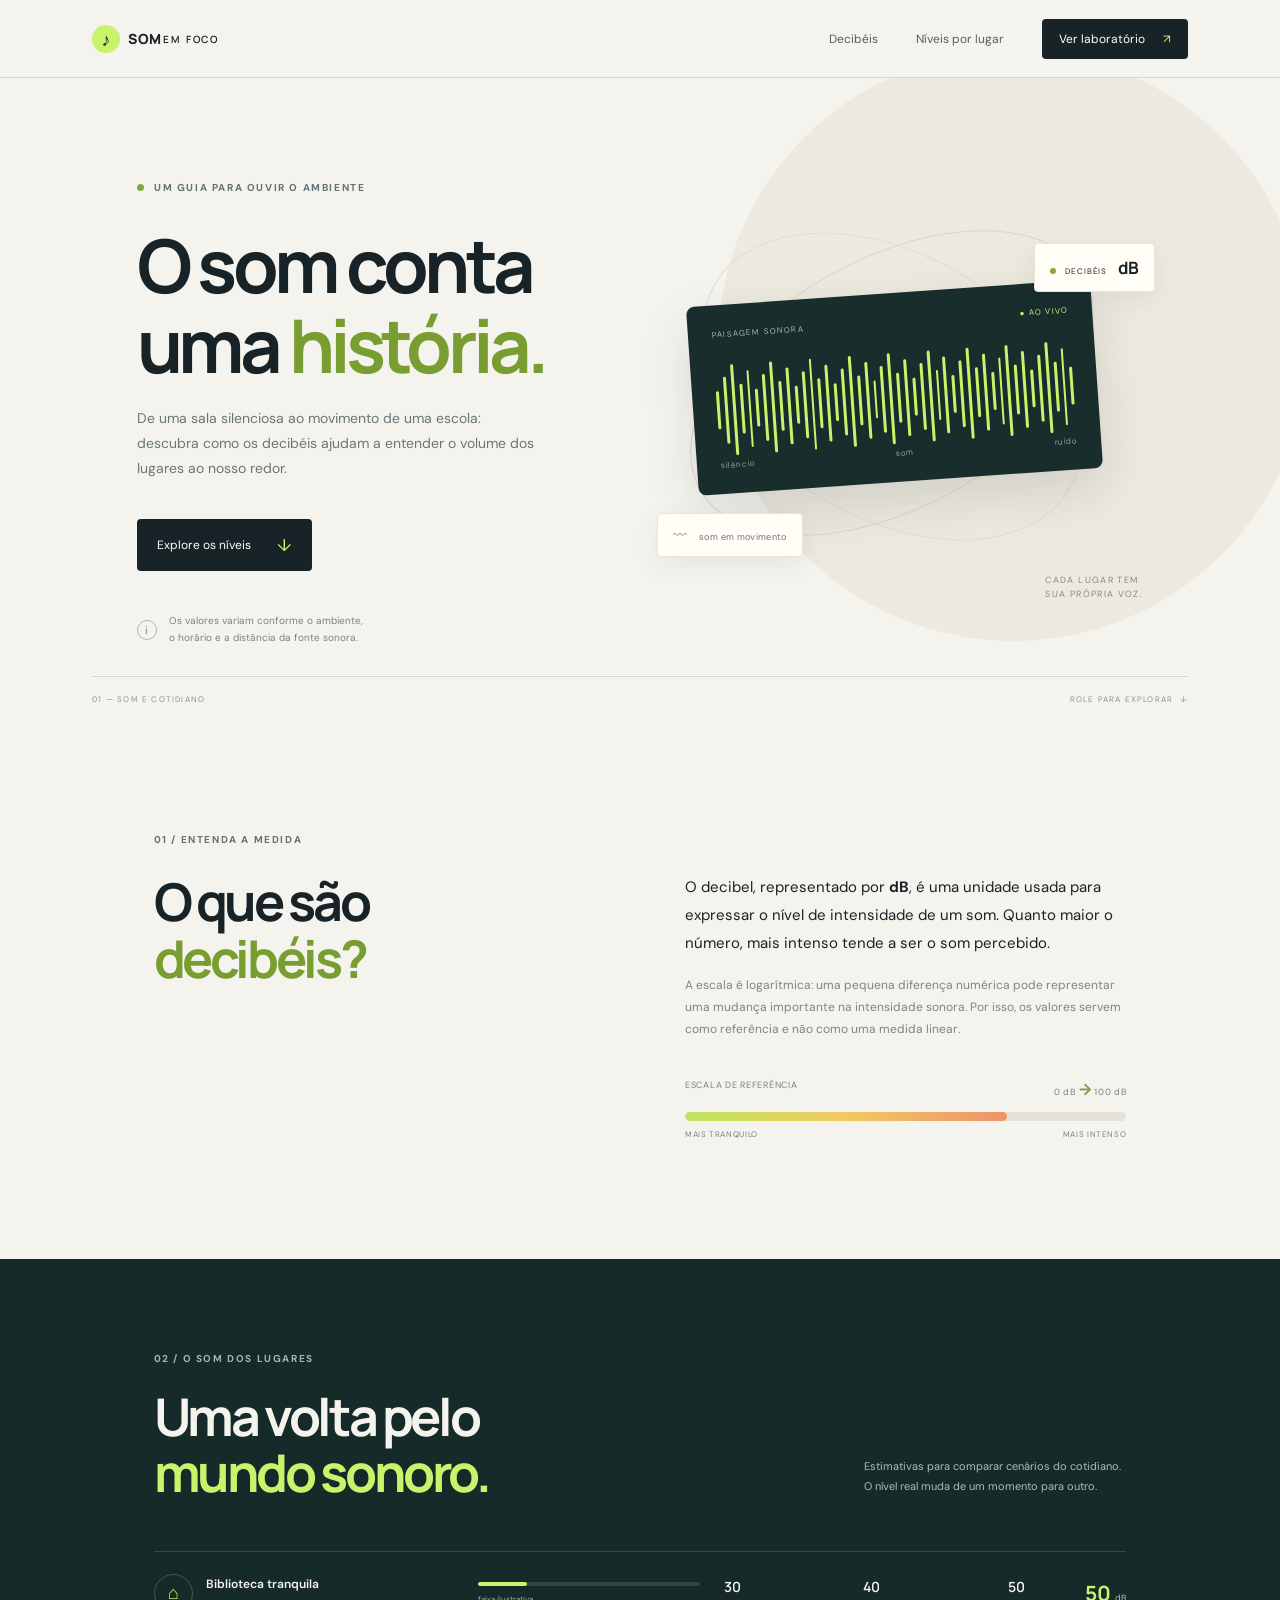
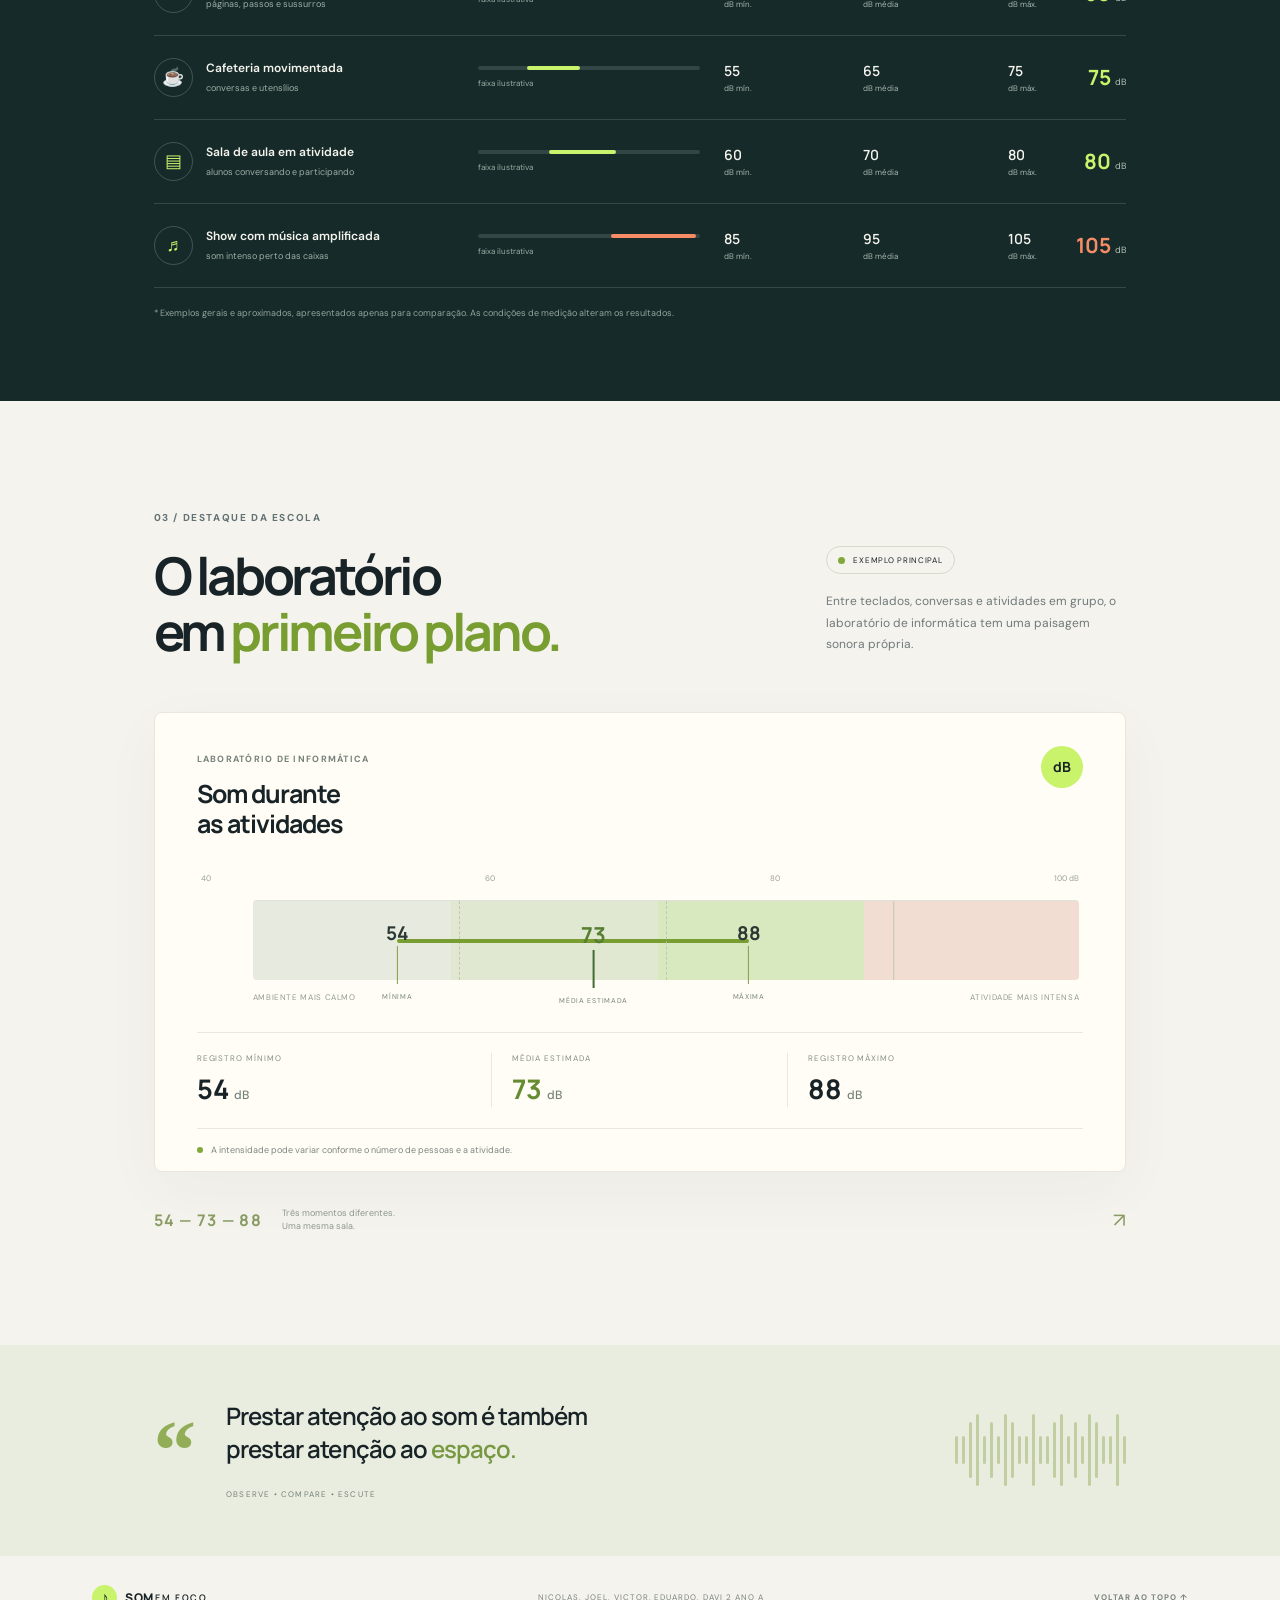
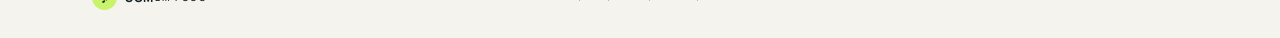
<file: index.html>
<!DOCTYPE html>
<html lang="pt-BR">
<head>
  <meta charset="UTF-8">
  <meta name="viewport" content="width=device-width, initial-scale=1.0">
  <meta name="description" content="Um guia visual sobre som e decibéis, com exemplos de níveis sonoros em diferentes lugares.">
  <title>Som em foco | Entenda os decibéis</title>
  <link rel="preconnect" href="https://fonts.googleapis.com">
  <link rel="preconnect" href="https://fonts.gstatic.com" crossorigin>
  <link href="https://fonts.googleapis.com/css2?family=DM+Sans:wght@400;500;600;700&family=Manrope:wght@400;500;600;700;800&display=swap" rel="stylesheet">
  <link rel="stylesheet" href="site.css">
</head>
<body>
  <header class="topbar">
    <a class="brand" href="#inicio" aria-label="Som em foco, início"><span class="brand-mark">♪</span> SOM<span>EM FOCO</span></a>
    <nav aria-label="Navegação principal">
      <a href="#decibeis">Decibéis</a><a href="#lugares">Níveis por lugar</a><a class="nav-cta" href="#laboratorio">Ver laboratório <span>↗</span></a>
    </nav>
  </header>

  <main>
    <section class="hero" id="inicio">
      <div class="hero-copy">
        <p class="eyebrow"><span></span> UM GUIA PARA OUVIR O AMBIENTE</p>
        <h1>O som conta<br>uma <em>história.</em></h1>
        <p class="hero-description">De uma sala silenciosa ao movimento de uma escola: descubra como os decibéis ajudam a entender o volume dos lugares ao nosso redor.</p>
        <a class="button" href="#lugares">Explore os níveis <span>↓</span></a>
        <div class="hero-note"><span class="note-icon">i</span><span>Os valores variam conforme o ambiente,<br>o horário e a distância da fonte sonora.</span></div>
      </div>
      <div class="hero-art" aria-label="Ilustração de ondas sonoras coloridas">
        <div class="art-orbit orbit-one"></div><div class="art-orbit orbit-two"></div>
        <div class="sound-card"><div class="sound-card-top"><span>PAISAGEM SONORA</span><span class="live-dot">● AO VIVO</span></div><div class="waveform" aria-hidden="true"><i></i><i></i><i></i><i></i><i></i><i></i><i></i><i></i><i></i><i></i><i></i><i></i><i></i><i></i><i></i><i></i><i></i><i></i><i></i><i></i><i></i><i></i><i></i><i></i><i></i><i></i><i></i><i></i><i></i><i></i><i></i><i></i><i></i><i></i><i></i><i></i><i></i><i></i><i></i><i></i><i></i><i></i><i></i><i></i><i></i><i></i></div><div class="wave-label"><span>silêncio</span><span>som</span><span>ruído</span></div></div>
        <div class="floating-tag tag-db"><span class="tag-dot"></span> DECIBÉIS <strong>dB</strong></div>
        <div class="floating-tag tag-frequency">〰 <span>som em movimento</span></div>
        <div class="art-caption">CADA LUGAR TEM<br>SUA PRÓPRIA VOZ.</div>
      </div>
      <div class="hero-bottom"><span>01 — SOM E COTIDIANO</span><span>ROLE PARA EXPLORAR&nbsp; ↓</span></div>
    </section>

    <section class="intro section-wrap" id="decibeis">
      <div class="section-kicker">01 / ENTENDA A MEDIDA</div>
      <div class="intro-content"><h2>O que são<br><em>decibéis?</em></h2><div><p>O decibel, representado por <strong>dB</strong>, é uma unidade usada para expressar o nível de intensidade de um som. Quanto maior o número, mais intenso tende a ser o som percebido.</p><p class="muted">A escala é logarítmica: uma pequena diferença numérica pode representar uma mudança importante na intensidade sonora. Por isso, os valores servem como referência e não como uma medida linear.</p><div class="scale"><div class="scale-head"><span>ESCALA DE REFERÊNCIA</span><span>0 dB <b>→</b> 100 dB</span></div><div class="scale-bar"><span></span></div><div class="scale-ends"><span>mais tranquilo</span><span>mais intenso</span></div></div></div></div>
    </section>

    <section class="places" id="lugares">
      <div class="section-wrap places-inner">
        <div class="places-heading"><div><div class="section-kicker light">02 / O SOM DOS LUGARES</div><h2>Uma volta pelo<br><em>mundo sonoro.</em></h2></div><p>Estimativas para comparar cenários do cotidiano.<br>O nível real muda de um momento para outro.</p></div>
        <div class="place-list">
          <article class="place-row"><div class="place-name"><span class="place-icon">⌂</span><div><strong>Biblioteca tranquila</strong><small>páginas, passos e sussurros</small></div></div><div class="place-meter"><div class="meter-track"><span style="--start:0%;--width:22%"></span></div><small>faixa ilustrativa</small></div><div class="place-values"><span><b>30</b> dB mín.</span><span><b>40</b> dB média</span><span><b>50</b> dB máx.</span></div><div class="place-peak">50 <small>dB</small></div></article>
          <article class="place-row"><div class="place-name"><span class="place-icon">☕</span><div><strong>Cafeteria movimentada</strong><small>conversas e utensílios</small></div></div><div class="place-meter"><div class="meter-track"><span style="--start:22%;--width:24%"></span></div><small>faixa ilustrativa</small></div><div class="place-values"><span><b>55</b> dB mín.</span><span><b>65</b> dB média</span><span><b>75</b> dB máx.</span></div><div class="place-peak">75 <small>dB</small></div></article>
          <article class="place-row"><div class="place-name"><span class="place-icon">▤</span><div><strong>Sala de aula em atividade</strong><small>alunos conversando e participando</small></div></div><div class="place-meter"><div class="meter-track"><span style="--start:32%;--width:30%"></span></div><small>faixa ilustrativa</small></div><div class="place-values"><span><b>60</b> dB mín.</span><span><b>70</b> dB média</span><span><b>80</b> dB máx.</span></div><div class="place-peak">80 <small>dB</small></div></article>
          <article class="place-row"><div class="place-name"><span class="place-icon">♬</span><div><strong>Show com música amplificada</strong><small>som intenso perto das caixas</small></div></div><div class="place-meter"><div class="meter-track"><span class="hot" style="--start:60%;--width:38%"></span></div><small>faixa ilustrativa</small></div><div class="place-values"><span><b>85</b> dB mín.</span><span><b>95</b> dB média</span><span><b>105</b> dB máx.</span></div><div class="place-peak hot-text">105 <small>dB</small></div></article>
        </div>
        <p class="source-note">* Exemplos gerais e aproximados, apresentados apenas para comparação. As condições de medição alteram os resultados.</p>
      </div>
    </section>

    <section class="lab section-wrap" id="laboratorio">
      <div class="lab-top"><div><div class="section-kicker">03 / DESTAQUE DA ESCOLA</div><h2>O laboratório<br>em <em>primeiro plano.</em></h2></div><div class="lab-description"><span class="lab-chip"><span></span> EXEMPLO PRINCIPAL</span><p>Entre teclados, conversas e atividades em grupo, o laboratório de informática tem uma paisagem sonora própria.</p></div></div>
      <div class="lab-card"><div class="lab-card-head"><div><span class="card-overline">LABORATÓRIO DE INFORMÁTICA</span><h3>Som durante<br>as atividades</h3></div><div class="db-badge">dB</div></div>
        <div class="lab-visual"><div class="lab-axis"><span>40</span><span>60</span><span>80</span><span>100 dB</span></div><div class="lab-track"><div class="lab-fill"></div><span class="marker marker-min"><i></i><b>54</b><small>MÍNIMA</small></span><span class="marker marker-avg"><i></i><b>73</b><small>MÉDIA ESTIMADA</small></span><span class="marker marker-max"><i></i><b>88</b><small>MÁXIMA</small></span></div><div class="lab-track-caption"><span>ambiente mais calmo</span><span>atividade mais intensa</span></div></div>
        <div class="lab-stats"><div><span>REGISTRO MÍNIMO</span><strong>54 <small>dB</small></strong></div><div class="stat-highlight"><span>MÉDIA ESTIMADA</span><strong>73 <small>dB</small></strong></div><div><span>REGISTRO MÁXIMO</span><strong>88 <small>dB</small></strong></div></div>
        <div class="lab-foot"><span class="pulse"></span> A intensidade pode variar conforme o número de pessoas e a atividade.</div>
      </div>
      <div class="lab-bottom-note"><span>54 — 73 — 88</span><p>Três momentos diferentes.<br>Uma mesma sala.</p><span class="note-arrow">↗</span></div>
    </section>

    <section class="takeaway"><div class="takeaway-inner"><span class="quote-mark">“</span><div><p>Prestar atenção ao som é também<br>prestar atenção ao <em>espaço.</em></p><span>OBSERVE • COMPARE • ESCUTE</span></div><div class="takeaway-bars" aria-hidden="true"><i></i><i></i><i></i><i></i><i></i><i></i><i></i><i></i><i></i><i></i><i></i><i></i><i></i><i></i><i></i><i></i><i></i><i></i><i></i><i></i><i></i><i></i><i></i><i></i><i></i></div></div></section>
  </main>
  <footer><a class="brand" href="#inicio"><span class="brand-mark">♪</span> SOM<span>EM FOCO</span></a><span>NICOLAS, JOEL, VICTOR, EDUARDO, DAVI 2 ANO A</span><a href="#inicio">VOLTAR AO TOPO ↑</a></footer>
</body>
</html>
</file>
<file: site.css>
@import url('https://fonts.googleapis.com/css2?family=DM+Sans:wght@400;500;600;700&family=Manrope:wght@400;500;600;700;800&display=swap');
:root{--ink:#182327;--muted:#748083;--cream:#f5f3ed;--green:#c8f36b;--deep:#162a2a;--line:rgba(24,35,39,.14);--orange:#f58c65}
*{box-sizing:border-box}html{scroll-behavior:smooth}body{margin:0;background:var(--cream);color:var(--ink);font-family:'DM Sans',sans-serif}a{color:inherit;text-decoration:none}.topbar{height:78px;padding:0 7.2%;display:flex;justify-content:space-between;align-items:center;border-bottom:1px solid var(--line);background:var(--cream)}.brand{display:flex;align-items:center;gap:8px;font:800 14px Manrope,sans-serif;letter-spacing:.03em}.brand>span:last-child{font-size:10px;letter-spacing:.18em;font-weight:600;margin-left:-6px}.brand-mark{width:28px;height:28px;border-radius:50%;background:var(--green);display:grid;place-items:center;font-size:18px}.topbar nav{display:flex;align-items:center;gap:38px;font-size:12px;color:#536064}.topbar nav a:hover,footer a:hover{color:#789d30}.nav-cta{background:var(--ink);color:white!important;padding:12px 17px;border-radius:4px}.nav-cta span{color:var(--green);margin-left:15px}.hero{position:relative;min-height:590px;padding:93px 10.7% 75px;display:grid;grid-template-columns:1fr 1fr;overflow:hidden}.hero:before{content:"";position:absolute;width:590px;height:590px;border-radius:50%;background:#ece9de;right:-28px;top:-27px;z-index:0}.hero-copy,.hero-art{position:relative;z-index:1}.eyebrow,.section-kicker{font-size:10px;font-weight:700;letter-spacing:.16em;color:#627174}.eyebrow{display:flex;align-items:center;gap:10px}.eyebrow span,.lab-chip span,.pulse{width:7px;height:7px;border-radius:50%;background:#80a83a}.hero h1,.intro h2,.places h2,.lab h2{font:700 clamp(46px,6vw,74px)/1.08 Manrope,sans-serif;letter-spacing:-.065em;margin:31px 0 21px}.hero h1 em,.intro h2 em,.places h2 em,.lab h2 em,.takeaway em{font-style:normal;color:#789d30}.hero-description{max-width:405px;color:#697679;font-size:14px;line-height:1.8}.button{display:inline-flex;margin-top:24px;background:var(--ink);color:white;padding:15px 20px;font-size:12px;border-radius:4px;align-items:center;gap:26px}.button span{color:var(--green);font-size:17px}.hero-note{margin-top:42px;display:flex;gap:12px;align-items:center;font-size:10px;line-height:1.65;color:#788285}.note-icon{border:1px solid #aeb6b3;border-radius:50%;width:20px;height:20px;display:grid;place-items:center;font-size:11px}.hero-art{min-height:408px}.art-orbit{position:absolute;border:1px solid #d8d7cb;border-radius:50%;width:440px;height:250px;left:32px;top:87px;transform:rotate(-29deg)}.orbit-two{width:410px;height:265px;left:47px;top:83px;transform:rotate(30deg);border-color:#dfddd2}.sound-card{position:absolute;top:122px;left:52px;width:405px;padding:24px;background:#192d2c;color:white;border-radius:8px;box-shadow:0 20px 50px #20312d21;transform:rotate(-4deg)}.sound-card-top{display:flex;justify-content:space-between;font-size:8px;letter-spacing:.15em;color:#a7b7ae}.live-dot{color:var(--green);font-size:8px}.waveform{height:100px;display:flex;align-items:center;gap:5px;margin-top:21px}.waveform i{display:block;width:4px;border-radius:5px;background:var(--green);height:var(--h,30%)}.waveform i:nth-child(5n+1){--h:38%}.waveform i:nth-child(5n+2){--h:67%}.waveform i:nth-child(5n+3){--h:91%}.waveform i:nth-child(5n+4){--h:50%}.waveform i:nth-child(5n){--h:77%}.wave-label{display:flex;justify-content:space-between;font-size:8px;letter-spacing:.07em;color:#90a29a}.floating-tag{position:absolute;padding:12px 15px;background:#fffdf6;border:1px solid #e7e4d8;box-shadow:0 8px 25px #25333312;border-radius:4px;font-size:8px;letter-spacing:.11em}.tag-db{top:72px;right:-12px}.tag-db strong{font:700 17px Manrope;margin-left:8px;letter-spacing:0}.tag-dot{display:inline-block;width:6px;height:6px;background:#83aa3e;border-radius:50%;margin-right:6px}.tag-frequency{bottom:89px;left:17px;color:#7c9d42;font-size:14px}.tag-frequency span{font:9px 'DM Sans';letter-spacing:.04em;color:#677277;margin-left:5px}.art-caption{position:absolute;right:0;bottom:45px;font-size:9px;letter-spacing:.15em;line-height:1.6;color:#838d89}.hero-bottom{position:absolute;bottom:0;left:7.2%;right:7.2%;border-top:1px solid var(--line);padding:17px 0;display:flex;justify-content:space-between;font-size:8px;letter-spacing:.15em;color:#8b9492}.section-wrap{padding-left:12%;padding-right:12%}.intro{padding-top:112px;padding-bottom:120px}.intro-content{display:grid;grid-template-columns:1fr 1fr;gap:90px;margin-top:28px}.intro h2,.places h2,.lab h2{font-size:52px;margin:0}.intro-content p{font-size:15px;line-height:1.85;margin:0 0 16px;max-width:520px}.intro-content .muted{font-size:12px;color:#7b8584}.scale{margin-top:39px}.scale-head,.scale-ends{display:flex;justify-content:space-between;font-size:9px;letter-spacing:.08em;color:#788382}.scale-head{margin-bottom:12px}.scale-head b{font-size:16px;color:#879d56}.scale-bar{height:9px;background:#e4e2d8;border-radius:6px;overflow:hidden}.scale-bar span{display:block;width:73%;height:100%;background:linear-gradient(90deg,#bde661,#f2c960,#ee936a);border-radius:6px}.scale-ends{margin-top:8px;text-transform:uppercase;font-size:8px}.places{background:var(--deep);color:#f5f4ec;padding:93px 0 82px}.light{color:#a9b5aa}.places-heading{display:flex;justify-content:space-between;align-items:flex-end;margin-bottom:49px}.places h2{margin-top:24px}.places h2 em{color:var(--green)}.places-heading>p{font-size:11px;line-height:1.8;color:#b1bcb5;margin:0 5px 5px 0}.place-list{border-top:1px solid #ffffff24}.place-row{display:grid;grid-template-columns:1.15fr .85fr 1.2fr 65px;align-items:center;gap:24px;padding:22px 0;border-bottom:1px solid #ffffff24}.place-name{display:flex;align-items:center;gap:13px}.place-icon{width:39px;height:39px;border:1px solid #ffffff32;color:var(--green);border-radius:50%;display:grid;place-items:center;font-size:18px}.place-name strong,.place-name small{display:block}.place-name strong{font-size:12px;font-weight:600}.place-name small{font-size:9px;color:#9eada4;margin-top:6px}.place-meter .meter-track{height:4px;background:#ffffff20;border-radius:4px;position:relative}.meter-track span{position:absolute;left:var(--start);width:var(--width);height:4px;background:var(--green);border-radius:4px}.meter-track span.hot{background:var(--orange)}.place-meter small{font-size:8px;color:#9baaa2;display:block;margin-top:8px}.place-values{display:flex;justify-content:space-between;gap:8px;color:#a8b5ad;font-size:8px}.place-values b{font:600 14px Manrope;color:#f5f4ec;display:block;margin-bottom:3px}.place-peak{font:700 21px Manrope;color:var(--green);text-align:right}.place-peak small{font:9px 'DM Sans';color:#b7c2b9}.hot-text{color:var(--orange)}.source-note{font-size:9px;color:#94a49a;margin:19px 0 0}.lab{padding-top:110px;padding-bottom:102px}.lab-top{display:flex;justify-content:space-between;align-items:flex-end}.lab h2{margin-top:24px}.lab-description{width:300px}.lab-chip{display:inline-flex;align-items:center;gap:8px;border:1px solid #d6dacb;padding:8px 11px;border-radius:30px;font-size:8px;letter-spacing:.09em}.lab-description p{font-size:12px;line-height:1.8;color:#6e7a7a;margin:17px 0 4px}.lab-card{background:#fffdf6;border:1px solid #e9e6dc;border-radius:8px;margin-top:52px;padding:33px 42px 0;box-shadow:0 18px 60px #29392b0a}.lab-card-head{display:flex;justify-content:space-between;align-items:flex-start}.card-overline{font-size:9px;letter-spacing:.14em;color:#75827b;font-weight:700}.lab-card h3{font:700 25px/1.22 Manrope;letter-spacing:-.04em;margin:12px 0 0}.db-badge{width:42px;height:42px;border-radius:50%;background:var(--green);display:grid;place-items:center;font:700 14px Manrope}.lab-visual{margin:33px 4px 0 56px;position:relative;padding-top:11px}.lab-axis{position:absolute;left:-52px;right:0;top:0;display:flex;justify-content:space-between;font-size:8px;color:#9aa19b}.lab-track{position:relative;height:80px;margin-top:16px;border-radius:4px;background:linear-gradient(90deg,#e7eadf 0%,#e7eadf 24%,#e1e8d1 24%,#e1e8d1 49%,#d8e8bf 49%,#d8e8bf 74%,#f1ddd2 74%,#f1ddd2 100%);border-top:1px solid #e0e2d9}.lab-track:before,.lab-track:after{content:"";position:absolute;left:25%;top:0;bottom:0;border-left:1px dashed #bfc7b6}.lab-track:after{left:50%;box-shadow:calc((100vw - 29vw)/4) 0 0 #bfc7b6}.lab-fill{position:absolute;left:17.5%;width:42.5%;height:4px;top:38px;background:#789d30;border-radius:4px}.marker{position:absolute;top:19px;transform:translateX(-50%);display:flex;align-items:center;flex-direction:column;color:#2b3834}.marker i{height:38px;border-left:1px solid #859d4d;order:2}.marker b{font:700 19px Manrope;order:1}.marker small{font-size:7px;letter-spacing:.1em;color:#76837b;order:3;white-space:nowrap;margin-top:8px}.marker-min{left:17.5%}.marker-avg{left:41.25%}.marker-avg i{border-color:#426b34;border-width:2px}.marker-avg b{color:#587e32;font-size:22px}.marker-max{left:60%}.lab-track-caption{display:flex;justify-content:space-between;margin:12px 0 0;font-size:8px;letter-spacing:.08em;text-transform:uppercase;color:#909b92}.lab-stats{display:grid;grid-template-columns:repeat(3,1fr);border-top:1px solid #e9e7de;margin-top:30px;padding:20px 0 21px}.lab-stats>div{padding:0 20px;border-right:1px solid #e9e7de}.lab-stats>div:first-child{padding-left:0}.lab-stats>div:last-child{border:0}.lab-stats span{display:block;font-size:8px;letter-spacing:.12em;color:#839087}.lab-stats strong{display:block;font:700 27px Manrope;margin-top:7px}.lab-stats strong small{font:500 12px 'DM Sans';color:#75827a}.lab-stats .stat-highlight strong{color:#668c32}.lab-foot{border-top:1px solid #e9e7de;padding:15px 0;font-size:9px;color:#7b8781;display:flex;align-items:center;gap:8px}.pulse{width:6px;height:6px}.lab-bottom-note{margin-top:26px;display:flex;align-items:center;gap:20px;color:#8d9690}.lab-bottom-note>span:first-child{font:700 16px Manrope;letter-spacing:.08em;color:#879b62}.lab-bottom-note p{font-size:9px;line-height:1.5}.note-arrow{margin-left:auto;font-size:20px;color:#879b62}.takeaway{background:#e9eddf;padding:54px 12%}.takeaway-inner{display:flex;align-items:center;gap:30px;position:relative;overflow:hidden}.quote-mark{font:700 85px Georgia;color:#91ad57;line-height:.8}.takeaway p{font:600 24px/1.4 Manrope;letter-spacing:-.04em;margin:0 0 15px}.takeaway p em{color:#779741}.takeaway-inner>div>span{font-size:8px;letter-spacing:.15em;color:#76817a}.takeaway-bars{margin-left:auto;display:flex;align-items:center;gap:4px;height:80px;opacity:.45}.takeaway-bars i{height:var(--h,35%);width:3px;border-radius:4px;background:#91a957}.takeaway-bars i:nth-child(3n){--h:70%}.takeaway-bars i:nth-child(4n){--h:90%}footer{height:82px;padding:0 7.2%;display:flex;align-items:center;justify-content:space-between;background:var(--cream);font-size:8px;letter-spacing:.12em;color:#7b8581}footer .brand{color:var(--ink);font-size:12px;letter-spacing:.03em}footer .brand-mark{width:25px;height:25px;font-size:16px}footer .brand>span:last-child{font-size:9px}footer>a:last-child{font-weight:700}
@media(max-width:850px){.hero{padding-left:8%;padding-right:8%;grid-template-columns:1fr 1fr}.hero-art{transform:scale(.83);transform-origin:left center}.section-wrap{padding-left:8%;padding-right:8%}.place-row{grid-template-columns:1.1fr .65fr 1.2fr 50px;gap:13px}.places-heading{gap:30px}.places-heading>p{max-width:220px}.intro-content{gap:45px}.lab{padding-left:8%;padding-right:8%}}
@media(max-width:620px){.topbar{height:65px;padding:0 6%}.topbar nav{gap:14px}.topbar nav>a:not(.nav-cta){display:none}.nav-cta{padding:10px 12px}.hero{display:block;padding:65px 7% 75px;min-height:930px}.hero:before{width:470px;height:470px;top:auto;bottom:37px;right:-155px}.hero h1{font-size:58px}.hero-art{margin:8px 0 0 -10px;transform:scale(.78);transform-origin:top left;width:520px;height:370px}.hero-bottom{left:7%;right:7%;font-size:7px}.intro{padding-top:75px;padding-bottom:78px}.intro-content{display:block;margin-top:28px}.intro h2,.places h2,.lab h2{font-size:43px;margin-bottom:25px}.intro-content p{font-size:13px}.places{padding:73px 0}.places-heading{display:block}.places-heading>p{margin-top:25px}.place-row{grid-template-columns:1fr auto;gap:17px;padding:19px 0}.place-name{grid-column:1}.place-peak{grid-column:2;grid-row:1;font-size:18px}.place-meter{grid-column:1/3;grid-row:2}.place-values{grid-column:1/3;grid-row:3}.place-values b{font-size:12px}.lab{padding-top:78px;padding-bottom:76px}.lab-top{display:block}.lab-description{width:auto;margin-top:23px}.lab-card{padding:25px 19px 0;margin-top:34px}.lab-card h3{font-size:22px}.lab-visual{margin-left:39px;margin-right:0}.lab-axis{left:-35px;font-size:7px}.lab-track{height:76px}.marker b{font-size:15px}.marker-avg b{font-size:18px}.marker small{font-size:6px}.lab-stats>div{padding:0 9px}.lab-stats span{font-size:6px;letter-spacing:.06em}.lab-stats strong{font-size:21px}.lab-stats strong small{font-size:10px}.lab-foot{font-size:8px;line-height:1.5}.lab-bottom-note{gap:10px}.lab-bottom-note>span:first-child{font-size:13px}.takeaway{padding:44px 7%}.takeaway-inner{gap:15px}.quote-mark{font-size:58px}.takeaway p{font-size:18px}.takeaway-bars{display:none}footer{padding:0 6%;height:72px}footer>span{display:none}}
</file>
